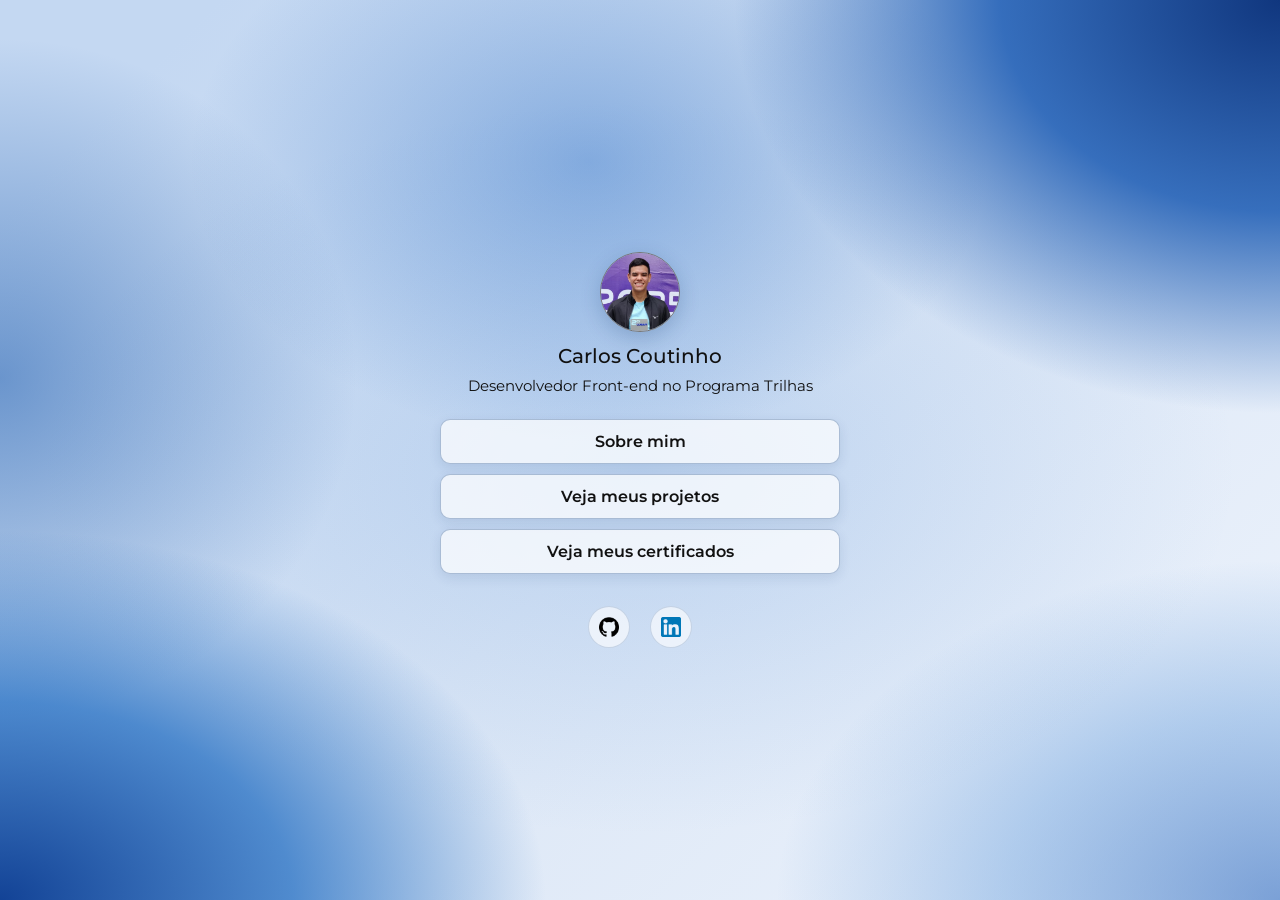
<file: index.html>
<!DOCTYPE html>
<html lang="pt-BR">
<head>
    <meta charset="UTF-8">
    <meta name="viewport" content="width=device-width, initial-scale=1.0">
    <title>Meu portfólio</title>
    <link rel="preconnect" href="https://fonts.googleapis.com">
    <link rel="preconnect" href="https://fonts.gstatic.com" crossorigin>
    <link href="https://fonts.googleapis.com/css2?family=Montserrat:wght@400;500;600;700&display=swap" rel="stylesheet">
    <link rel="stylesheet" href="style.css">
</head>
<body class="pagina-inicial">
    <main class="menu-inicial">
        <section class="perfil">
            <div class="foto-perfil">
                <img src="imagens/foto-perfil.jpeg" alt="Foto de perfil de Carlos Coutinho">
                <h1>Carlos Coutinho</h1>
                <p>Desenvolvedor Front-end no Programa Trilhas</p>
            </div>
        </section>

        <nav class="navegacao" aria-label="Navegação principal">
            <a href="sobre.html">Sobre mim</a>
            <a href="projetos.html">Veja meus projetos</a>
            <a href="https://drive.google.com/drive/folders/1a6Pm9BQVzkJYR9OfRolVlV26-e29QsoL?usp=sharing" target="_blank" rel="noopener noreferrer">Veja meus certificados</a>
        </nav>

        <nav class="redes-sociais" aria-label="Redes sociais">
            <a href="https://github.com/Carlos-Coutinho0" target="_blank" rel="noopener noreferrer" aria-label="GitHub">
                <img src="imagens/github.png" alt="GitHub">
            </a>
            <a href="https://www.linkedin.com/in/carlos-coutinho-024619225/?isSelfProfile=true" target="_blank" rel="noopener noreferrer" aria-label="LinkedIn">
                <img src="imagens/linkedin.png" alt="LinkedIn">
            </a>
        </nav>
    </main>
</body>
</html>
</file>
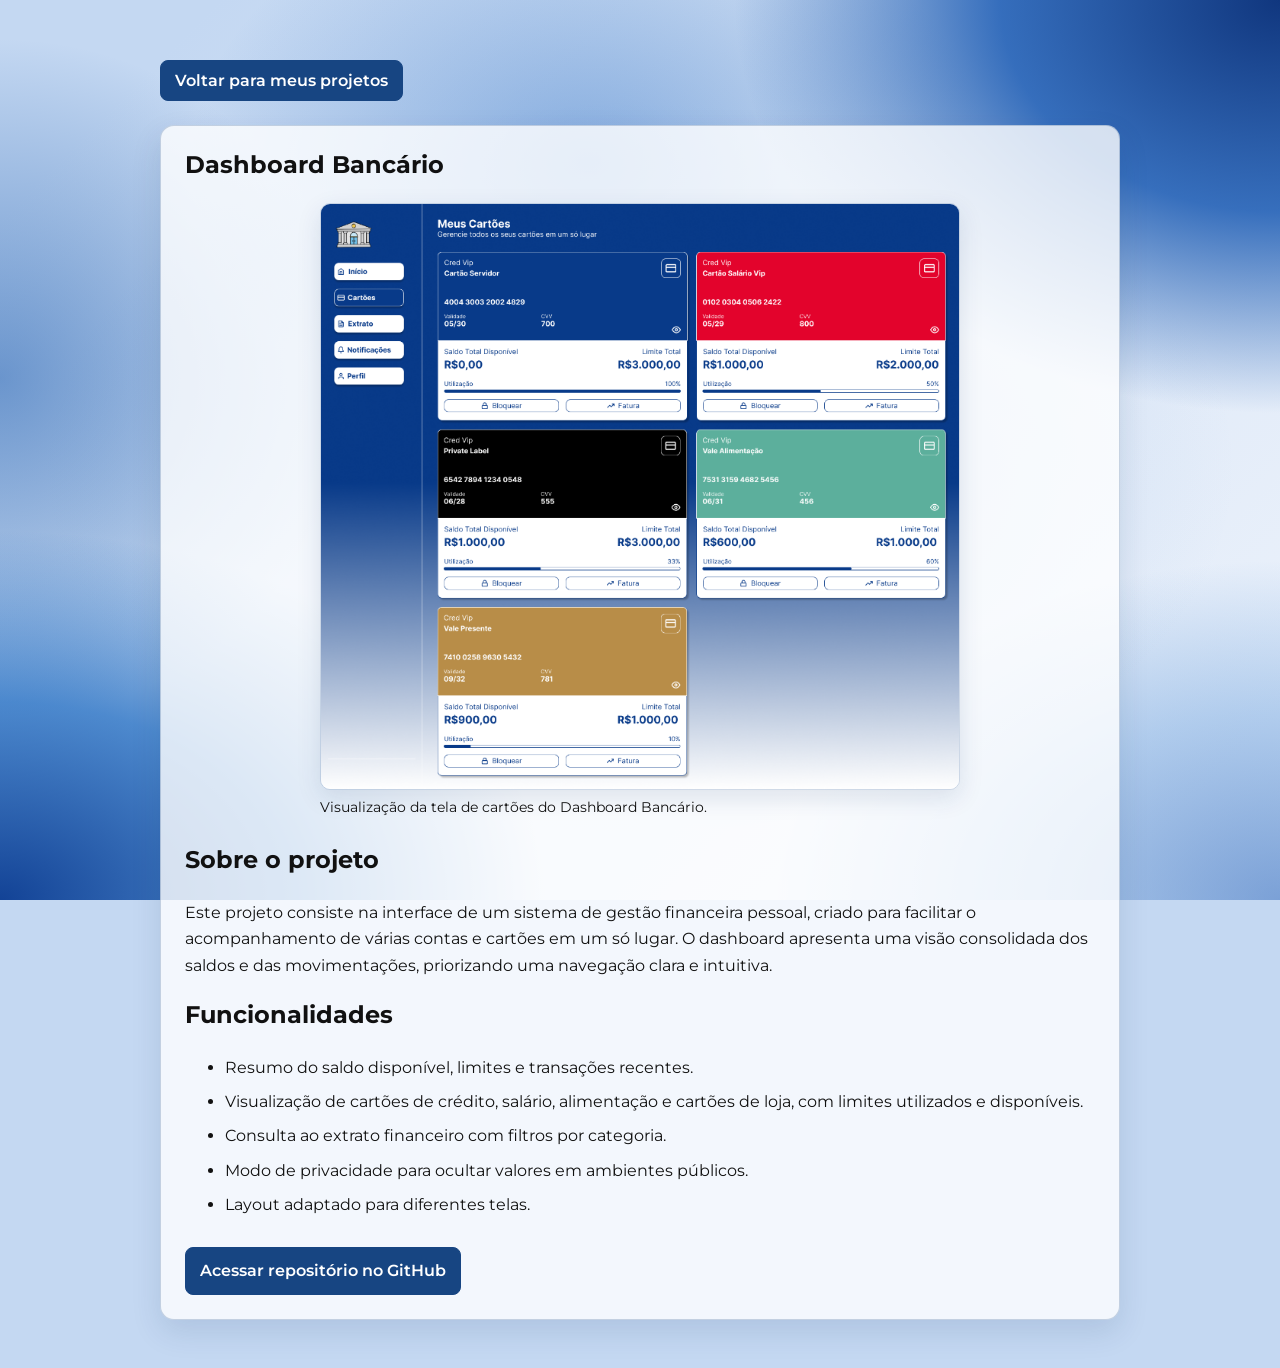
<file: dashboard-bancario.html>
<!DOCTYPE html>
<html lang="pt-BR">
<head>
    <meta charset="UTF-8">
    <meta name="viewport" content="width=device-width, initial-scale=1.0">
    <title>Dashboard Bancário | Meu portfólio</title>
    <link rel="preconnect" href="https://fonts.googleapis.com">
    <link rel="preconnect" href="https://fonts.gstatic.com" crossorigin>
    <link href="https://fonts.googleapis.com/css2?family=Montserrat:wght@400;500;600;700&display=swap" rel="stylesheet">
    <link rel="stylesheet" href="style.css">
</head>
<body>
    <main>
        <a href="projetos.html">Voltar para meus projetos</a>

        <article class="detalhe-projeto">
            <h1>Dashboard Bancário</h1>

            <figure class="imagem-detalhe">
                <img src="imagens/dashboard-bancario.png" alt="Tela de cartões do Dashboard Bancário em tamanho completo">
                <figcaption>Visualização da tela de cartões do Dashboard Bancário.</figcaption>
            </figure>

            <section>
                <h2>Sobre o projeto</h2>
                <p>Este projeto consiste na interface de um sistema de gestão financeira pessoal, criado para facilitar o acompanhamento de várias contas e cartões em um só lugar. O dashboard apresenta uma visão consolidada dos saldos e das movimentações, priorizando uma navegação clara e intuitiva.</p>

                <h2>Funcionalidades</h2>
                <ul>
                    <li>Resumo do saldo disponível, limites e transações recentes.</li>
                    <li>Visualização de cartões de crédito, salário, alimentação e cartões de loja, com limites utilizados e disponíveis.</li>
                    <li>Consulta ao extrato financeiro com filtros por categoria.</li>
                    <li>Modo de privacidade para ocultar valores em ambientes públicos.</li>
                    <li>Layout adaptado para diferentes telas.</li>
                </ul>

                <a href="https://github.com/Carlos-Coutinho0/Dashboard-Banc-rio" target="_blank" rel="noopener noreferrer">Acessar repositório no GitHub</a>
            </section>
        </article>
    </main>
</body>
</html>
</file>
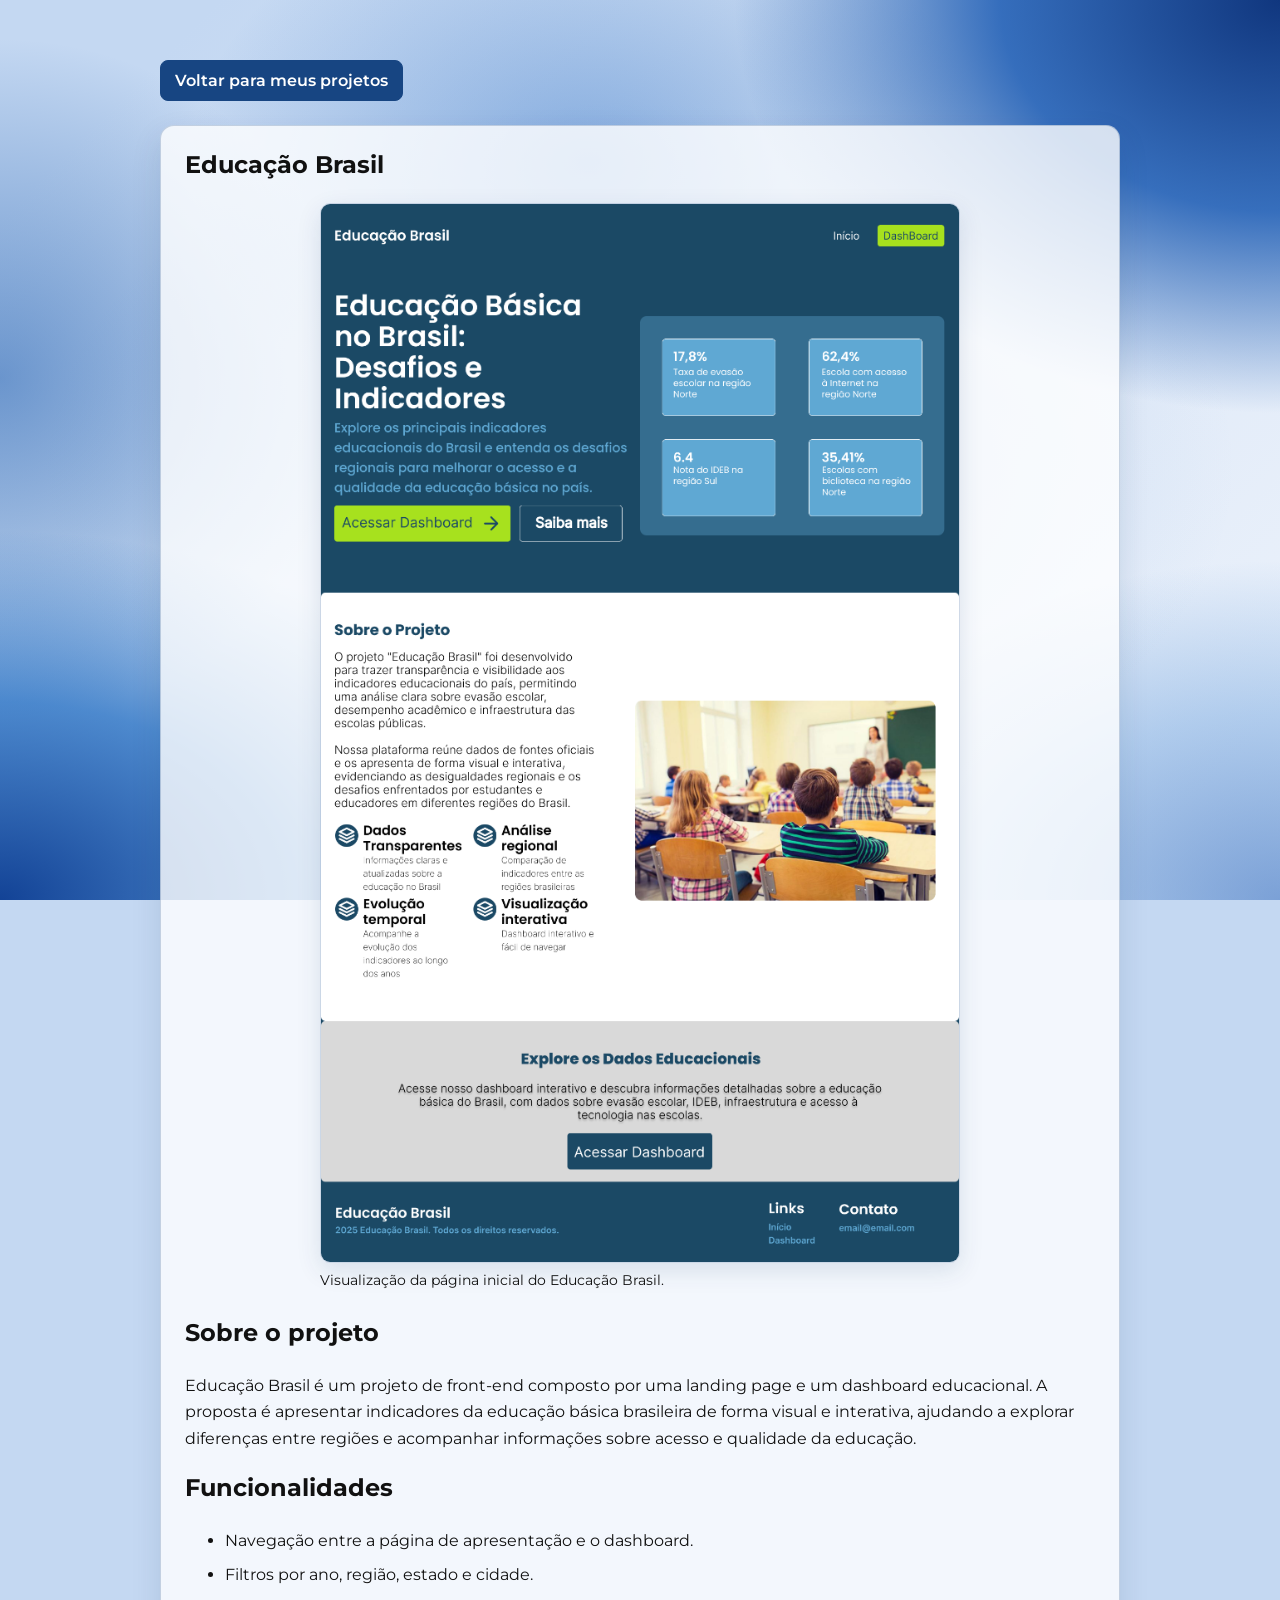
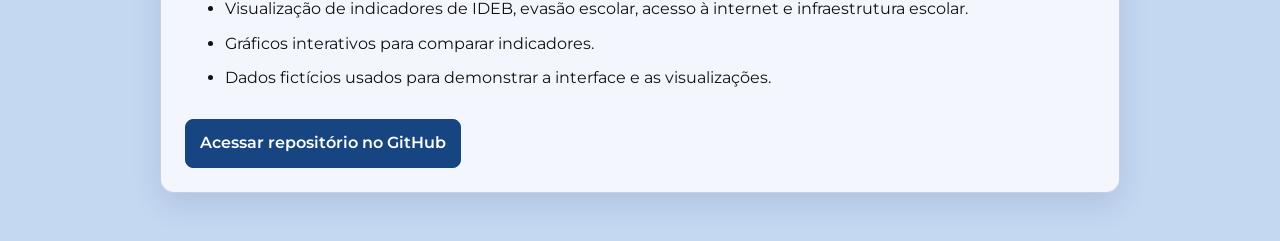
<file: educacao-brasil.html>
<!DOCTYPE html>
<html lang="pt-BR">
<head>
    <meta charset="UTF-8">
    <meta name="viewport" content="width=device-width, initial-scale=1.0">
    <title>Educação Brasil | Meu portfólio</title>
    <link rel="preconnect" href="https://fonts.googleapis.com">
    <link rel="preconnect" href="https://fonts.gstatic.com" crossorigin>
    <link href="https://fonts.googleapis.com/css2?family=Montserrat:wght@400;500;600;700&display=swap" rel="stylesheet">
    <link rel="stylesheet" href="style.css">
</head>
<body>
    <main>
        <a href="projetos.html">Voltar para meus projetos</a>

        <article class="detalhe-projeto">
            <h1>Educação Brasil</h1>

            <figure class="imagem-detalhe">
                <img src="imagens/educacao-brasil.png" alt="Página inicial do projeto Educação Brasil em tamanho completo">
                <figcaption>Visualização da página inicial do Educação Brasil.</figcaption>
            </figure>

            <section>
                <h2>Sobre o projeto</h2>
                <p>Educação Brasil é um projeto de front-end composto por uma landing page e um dashboard educacional. A proposta é apresentar indicadores da educação básica brasileira de forma visual e interativa, ajudando a explorar diferenças entre regiões e acompanhar informações sobre acesso e qualidade da educação.</p>

                <h2>Funcionalidades</h2>
                <ul>
                    <li>Navegação entre a página de apresentação e o dashboard.</li>
                    <li>Filtros por ano, região, estado e cidade.</li>
                    <li>Visualização de indicadores de IDEB, evasão escolar, acesso à internet e infraestrutura escolar.</li>
                    <li>Gráficos interativos para comparar indicadores.</li>
                    <li>Dados fictícios usados para demonstrar a interface e as visualizações.</li>
                </ul>

                <a href="https://github.com/Carlos-Coutinho0/Educa--o-Brasil" target="_blank" rel="noopener noreferrer">Acessar repositório no GitHub</a>
            </section>
        </article>
    </main>
</body>
</html>
</file>
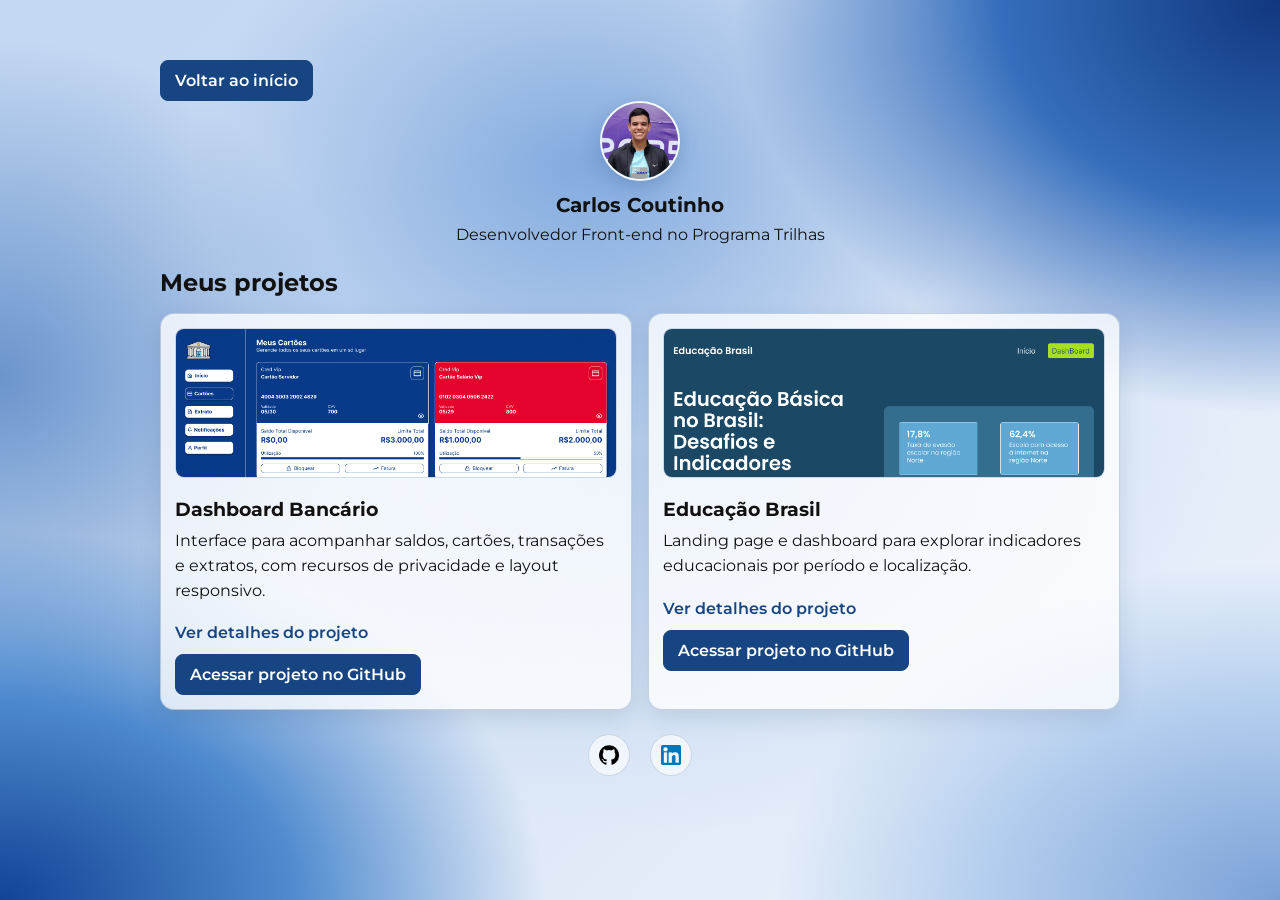
<file: projetos.html>
<!DOCTYPE html>
<html lang="pt-BR">
<head>
    <meta charset="UTF-8">
    <meta name="viewport" content="width=device-width, initial-scale=1.0">
    <title>Meus projetos</title>
    <link rel="preconnect" href="https://fonts.googleapis.com">
    <link rel="preconnect" href="https://fonts.gstatic.com" crossorigin>
    <link href="https://fonts.googleapis.com/css2?family=Montserrat:wght@400;500;600;700&display=swap" rel="stylesheet">
    <link rel="stylesheet" href="style.css">
</head>
<body>
    <main>
        <a href="index.html">Voltar ao início</a>

        <section class="perfil">
            <div class="foto-perfil">
                <img src="imagens/foto-perfil.jpeg" alt="Foto de perfil de Carlos Coutinho">
                <h1>Carlos Coutinho</h1>
                <p>Desenvolvedor Front-end no Programa Trilhas</p>
            </div>
        </section>

        <section class="projetos">
            <h2>Meus projetos</h2>
            <div class="lista-projetos">
                <article class="card-projeto">
                    <a class="conteudo-card" href="dashboard-bancario.html">
                        <figure class="imagem-projeto">
                            <img src="imagens/dashboard-bancario.png" alt="Prévia da tela de cartões do Dashboard Bancário">
                        </figure>
                        <h3>Dashboard Bancário</h3>
                        <p>Interface para acompanhar saldos, cartões, transações e extratos, com recursos de privacidade e layout responsivo.</p>
                        <span>Ver detalhes do projeto</span>
                    </a>
                    <a href="https://github.com/Carlos-Coutinho0/Dashboard-Banc-rio" target="_blank" rel="noopener noreferrer">Acessar projeto no GitHub</a>
                </article>

                <article class="card-projeto">
                    <a class="conteudo-card" href="educacao-brasil.html">
                        <figure class="imagem-projeto">
                            <img src="imagens/educacao-brasil.png" alt="Prévia da página inicial do projeto Educação Brasil">
                        </figure>
                        <h3>Educação Brasil</h3>
                        <p>Landing page e dashboard para explorar indicadores educacionais por período e localização.</p>
                        <span>Ver detalhes do projeto</span>
                    </a>
                    <a href="https://github.com/Carlos-Coutinho0/Educa--o-Brasil" target="_blank" rel="noopener noreferrer">Acessar projeto no GitHub</a>
                </article>
            </div>
        </section>

        <nav class="redes-sociais" aria-label="Redes sociais">
            <a href="https://github.com/Carlos-Coutinho0" target="_blank" rel="noopener noreferrer" aria-label="GitHub">
                <img src="imagens/github.png" alt="GitHub">
            </a>
            <a href="https://www.linkedin.com/in/carlos-coutinho-024619225/?isSelfProfile=true" target="_blank" rel="noopener noreferrer" aria-label="LinkedIn">
                <img src="imagens/linkedin.png" alt="LinkedIn">
            </a>
        </nav>
    </main>
</body>
</html>
</file>
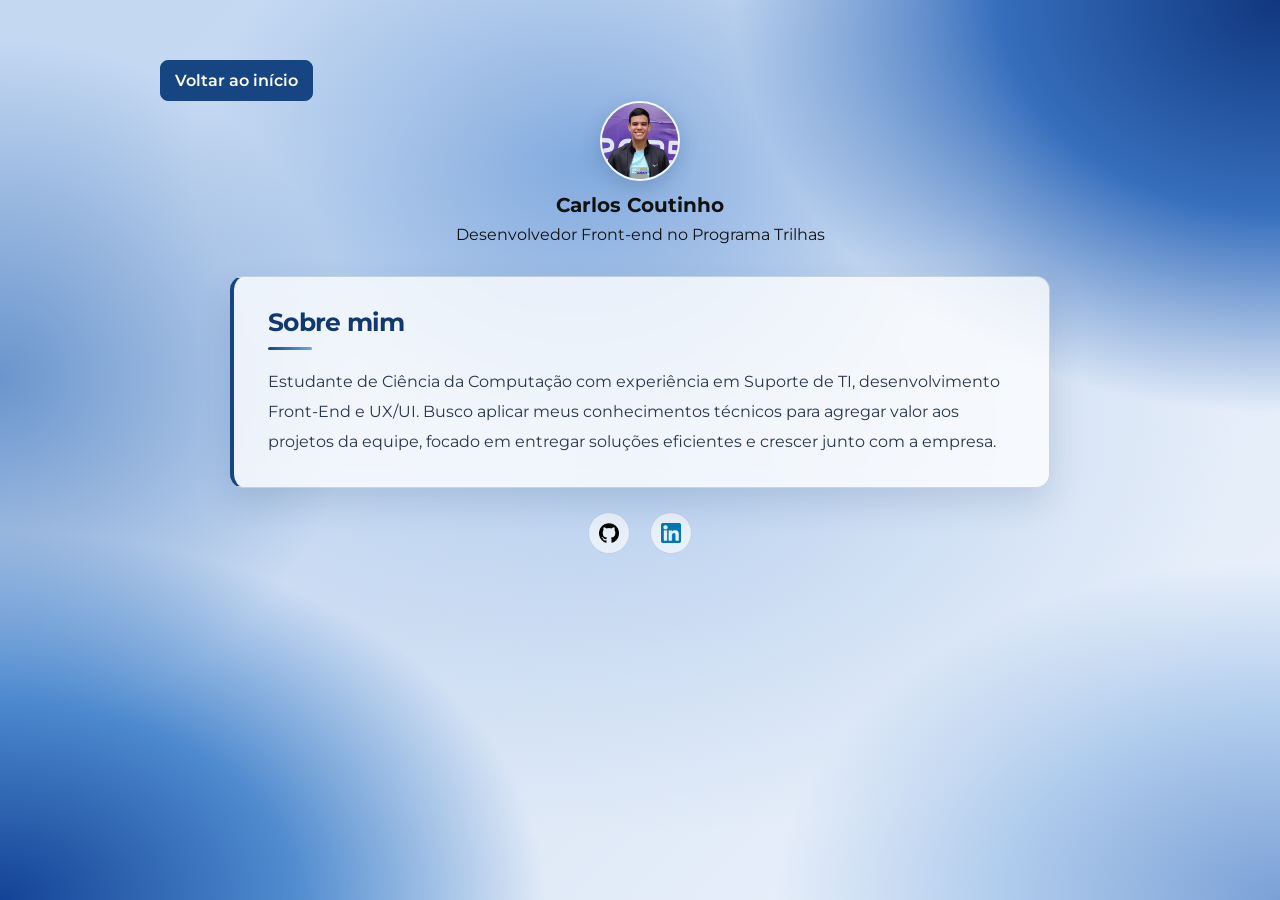
<file: sobre.html>
<!DOCTYPE html>
<html lang="pt-BR">
<head>
    <meta charset="UTF-8">
    <meta name="viewport" content="width=device-width, initial-scale=1.0">
    <title>Sobre mim</title>
    <link rel="preconnect" href="https://fonts.googleapis.com">
    <link rel="preconnect" href="https://fonts.gstatic.com" crossorigin>
    <link href="https://fonts.googleapis.com/css2?family=Montserrat:wght@400;500;600;700&display=swap" rel="stylesheet">
    <link rel="stylesheet" href="style.css">
</head>
<body>
    <main>
        <a href="index.html">Voltar ao início</a>

        <section class="perfil">
            <div class="foto-perfil">
                <img src="imagens/foto-perfil.jpeg" alt="Foto de perfil de Carlos Coutinho">
                <h1>Carlos Coutinho</h1>
                <p>Desenvolvedor Front-end no Programa Trilhas</p>
            </div>
        </section>

        <section class="sobre-mim">
            <h2>Sobre mim</h2>
            <p>Estudante de Ciência da Computação com experiência em Suporte de TI, desenvolvimento Front-End e UX/UI. Busco aplicar meus conhecimentos técnicos para agregar valor aos projetos da equipe, focado em entregar soluções eficientes e crescer junto com a empresa.</p>
        </section>

        <nav class="redes-sociais" aria-label="Redes sociais">
            <a href="https://github.com/Carlos-Coutinho0" target="_blank" rel="noopener noreferrer" aria-label="GitHub">
                <img src="imagens/github.png" alt="GitHub">
            </a>
            <a href="https://www.linkedin.com/in/carlos-coutinho-024619225/?isSelfProfile=true" target="_blank" rel="noopener noreferrer" aria-label="LinkedIn">
                <img src="imagens/linkedin.png" alt="LinkedIn">
            </a>
        </nav>
    </main>
</body>
</html>
</file>
<file: style.css>
* {
    box-sizing: border-box;
}

body {
    min-height: 100vh;
    margin: 0;
    color: #111111;
    font-family: "Montserrat", sans-serif;
    background-color: #c4d8f2;
    background-image:
        radial-gradient(ellipse 52% 56% at 100% 0%, rgba(5, 45, 120, 0.95) 0%, rgba(15, 82, 175, 0.81) 42%, transparent 82%),
        radial-gradient(ellipse 52% 50% at 0% 100%, rgba(8, 58, 145, 0.95) 0%, rgba(20, 100, 190, 0.7) 44%, transparent 82%),
        radial-gradient(ellipse 38% 38% at 46% 18%, rgba(35, 105, 195, 0.44), transparent 82%),
        radial-gradient(ellipse 34% 46% at 0% 42%, rgba(20, 85, 170, 0.52), transparent 82%),
        radial-gradient(ellipse 55% 48% at 50% 52%, rgba(55, 125, 210, 0.2), transparent 85%),
        radial-gradient(ellipse 48% 46% at 100% 100%, rgba(18, 85, 180, 0.52) 0%, rgba(45, 120, 205, 0.3) 45%, transparent 82%),
        linear-gradient(135deg, #c4d8f2 10%, #dce7f6 52%, #edf3fc 100%);
    background-attachment: fixed;
}

main {
    width: min(100% - 32px, 960px);
    margin: 0 auto;
    padding: 48px 0;
    animation: entrada-suave 0.6s ease-out both;
}

.pagina-inicial main {
    width: min(100% - 32px, 400px);
    min-height: 100vh;
    display: flex;
    flex-direction: column;
    align-items: center;
    justify-content: center;
    padding: 32px 0;
}

h1,
h2,
h3,
p {
    margin-top: 0;
}

a {
    color: inherit;
}

img {
    max-width: 100%;
}

.foto-perfil img {
    width: 80px;
    height: 80px;
    border: 2px solid rgba(255, 255, 255, 0.9);
    border-radius: 50%;
    object-fit: cover;
    box-shadow: 0 6px 20px rgba(15, 55, 110, 0.22);
    transition: transform 0.25s ease, box-shadow 0.25s ease;
}

.foto-perfil img:hover {
    transform: scale(1.04);
    box-shadow: 0 9px 26px rgba(15, 55, 110, 0.3);
}

.pagina-inicial .perfil {
    text-align: center;
}

.pagina-inicial .foto-perfil img {
    margin: 0 auto;
    width: 80px;
    height: 80px;
    border: 1px solid #777777;
    border-radius: 50%;
    object-fit: cover;
}

.pagina-inicial .foto-perfil h1 {
    margin: 8px 0 6px;
    font-size: 1.1rem;
    font-weight: 500;
}

.pagina-inicial .foto-perfil p {
    margin-bottom: 28px;
    font-size: 0.95rem;
}

.navegacao {
    display: grid;
    gap: 10px;
    width: min(100%, 400px);
}

.navegacao a {
    display: block;
    padding: 12px 16px;
    border: 1px solid rgba(23, 69, 130, 0.32);
    border-radius: 10px;
    background-color: rgba(255, 255, 255, 0.72);
    box-shadow: 0 4px 12px rgba(16, 52, 100, 0.1);
    font-weight: 600;
    text-align: center;
    text-decoration: none;
    transition: transform 0.2s ease, background-color 0.2s ease, border-color 0.2s ease, box-shadow 0.2s ease, color 0.2s ease;
}

.navegacao a:hover,
.navegacao a:focus-visible {
    transform: translateY(-2px);
    border-color: #174582;
    background-color: #174582;
    box-shadow: 0 8px 18px rgba(16, 52, 100, 0.24);
    color: #ffffff;
}

.pagina-inicial .navegacao a:focus-visible,
.pagina-inicial .redes-sociais a:focus-visible {
    outline: 2px solid #111111;
    outline-offset: 3px;
}

.pagina-inicial .redes-sociais {
    display: flex;
    gap: 20px;
    margin-top: 32px;
}

.pagina-inicial .redes-sociais a {
    text-decoration: none;
}

.pagina-inicial .redes-sociais a:hover {
    text-decoration: underline;
}

.certificados {
    text-align: center;
}

.perfil {
    text-align: center;
}

.perfil .foto-perfil img {
    margin: 0 auto;
}

.perfil .foto-perfil h1 {
    margin: 8px 0;
    font-size: 1.25rem;
}

.perfil .foto-perfil p {
    margin-bottom: 24px;
}

.redes-sociais {
    display: flex;
    align-items: center;
    justify-content: center;
    gap: 20px;
    margin-top: 24px;
}

.redes-sociais img {
    display: block;
    width: 20px;
    height: 20px;
    object-fit: contain;
}

.redes-sociais a {
    display: grid;
    width: 42px;
    height: 42px;
    place-items: center;
    border: 1px solid rgba(23, 69, 130, 0.18);
    border-radius: 50%;
    background-color: rgba(255, 255, 255, 0.62);
    text-decoration: none;
    transition: transform 0.2s ease, background-color 0.2s ease, box-shadow 0.2s ease;
}

.redes-sociais a:hover {
    transform: translateY(-3px);
    background-color: #ffffff;
    box-shadow: 0 5px 14px rgba(16, 52, 100, 0.2);
}

.sobre-mim {
    max-width: 820px;
    margin: 32px auto 0;
    padding: 30px 34px;
    border: 1px solid rgba(23, 69, 130, 0.2);
    border-left: 4px solid #174582;
    border-radius: 14px;
    background-color: rgba(255, 255, 255, 0.78);
    box-shadow: 0 14px 34px rgba(16, 52, 100, 0.14);
    backdrop-filter: blur(8px);
}

.sobre-mim h2 {
    margin-bottom: 18px;
    color: #12396e;
    font-size: 1.55rem;
    letter-spacing: -0.03em;
}

.sobre-mim h2::after {
    display: block;
    width: 44px;
    height: 3px;
    margin-top: 10px;
    border-radius: 999px;
    background: linear-gradient(90deg, #174582, #6ca5e8);
    content: "";
}

.sobre-mim h2,
.projetos > h2 {
    margin-bottom: 16px;
}

.sobre-mim p {
    margin-bottom: 0;
    color: #27364a;
    font-size: 1.02rem;
    line-height: 1.85;
}

.projetos {
    margin-top: 24px;
}

.lista-projetos {
    display: grid;
    grid-template-columns: repeat(2, minmax(0, 1fr));
    gap: 16px;
}

.card-projeto {
    display: flex;
    flex-direction: column;
    align-items: flex-start;
    padding: 14px;
    border: 1px solid rgba(23, 69, 130, 0.22);
    border-radius: 14px;
    background-color: rgba(255, 255, 255, 0.78);
    box-shadow: 0 8px 22px rgba(16, 52, 100, 0.12);
    transition: transform 0.25s ease, border-color 0.25s ease, box-shadow 0.25s ease;
}

.card-projeto:hover {
    transform: translateY(-5px);
    border-color: rgba(23, 69, 130, 0.48);
    box-shadow: 0 16px 32px rgba(16, 52, 100, 0.2);
}

.card-projeto:focus-within {
    border-color: rgba(23, 69, 130, 0.55);
    box-shadow: 0 12px 28px rgba(16, 52, 100, 0.2);
}

.conteudo-card {
    display: block;
    width: 100%;
    color: inherit;
    text-decoration: none;
}

.conteudo-card > span {
    display: inline-block;
    margin-top: 4px;
    color: #174582;
    font-weight: 600;
}

.conteudo-card:hover h3,
.conteudo-card:focus-visible h3 {
    text-decoration: underline;
}

.conteudo-card:focus-visible,
.card-projeto > a:focus-visible,
main > a:focus-visible,
.detalhe-projeto a:focus-visible {
    outline: 2px solid #111111;
    outline-offset: 3px;
}

.imagem-projeto {
    margin: 0 0 16px;
}

.imagem-projeto img {
    width: 100%;
    height: 150px;
    border: 1px solid rgba(23, 69, 130, 0.16);
    border-radius: 9px;
    object-fit: cover;
    object-position: top;
    transition: transform 0.3s ease;
}

.card-projeto:hover .imagem-projeto img {
    transform: scale(1.02);
}

.card-projeto h3 {
    margin-bottom: 8px;
}

.card-projeto p {
    line-height: 1.55;
}

.card-projeto > a:last-child,
.detalhe-projeto section > a,
main > a {
    display: inline-block;
    margin-top: 12px;
    padding: 10px 14px;
    border: 1px solid #174582;
    border-radius: 8px;
    background-color: #174582;
    color: #ffffff;
    font-weight: 600;
    text-decoration: none;
    transition: transform 0.2s ease, background-color 0.2s ease, box-shadow 0.2s ease;
}

.card-projeto > a:last-child:hover,
.detalhe-projeto section > a:hover,
main > a:hover {
    transform: translateY(-2px);
    background-color: #0d3265;
    box-shadow: 0 6px 14px rgba(16, 52, 100, 0.22);
}

.detalhe-projeto {
    margin-top: 24px;
    padding: 24px;
    border: 1px solid rgba(23, 69, 130, 0.22);
    border-radius: 14px;
    background-color: rgba(255, 255, 255, 0.8);
    box-shadow: 0 12px 30px rgba(16, 52, 100, 0.12);
    backdrop-filter: blur(8px);
}

.imagem-detalhe {
    max-width: 640px;
    margin: 24px auto;
}

.imagem-detalhe img {
    display: block;
    width: 100%;
    height: auto;
    border: 1px solid rgba(23, 69, 130, 0.18);
    border-radius: 10px;
    box-shadow: 0 8px 24px rgba(16, 52, 100, 0.12);
}

.detalhe-projeto section {
    line-height: 1.65;
}

.detalhe-projeto li {
    margin-bottom: 8px;
}

.imagem-detalhe figcaption {
    margin-top: 8px;
    font-size: 0.9rem;
}

@keyframes entrada-suave {
    from {
        opacity: 0;
        transform: translateY(10px);
    }

    to {
        opacity: 1;
        transform: translateY(0);
    }
}

@media (prefers-reduced-motion: reduce) {
    *,
    *::before,
    *::after {
        animation-duration: 0.01ms !important;
        animation-iteration-count: 1 !important;
        scroll-behavior: auto !important;
        transition-duration: 0.01ms !important;
    }
}

@media (max-width: 700px) {
    main {
        padding: 32px 0;
    }

    .lista-projetos {
        grid-template-columns: 1fr;
    }

    .detalhe-projeto {
        padding: 18px;
    }
}

@media (max-width: 480px) {
    main {
        width: min(100% - 24px, 960px);
        padding: 24px 0;
    }

    .pagina-inicial main {
        width: min(100% - 24px, 400px);
        padding: 24px 0;
    }

    .sobre-mim {
        padding: 22px 20px;
    }

    .card-projeto {
        padding: 10px;
    }

    .imagem-projeto img {
        height: auto;
        aspect-ratio: 16 / 9;
    }

    .detalhe-projeto {
        padding: 14px;
    }

    .imagem-detalhe {
        margin: 18px auto;
    }

    .redes-sociais a {
        display: grid;
        min-width: 44px;
        min-height: 44px;
        place-items: center;
    }
}
</file>
